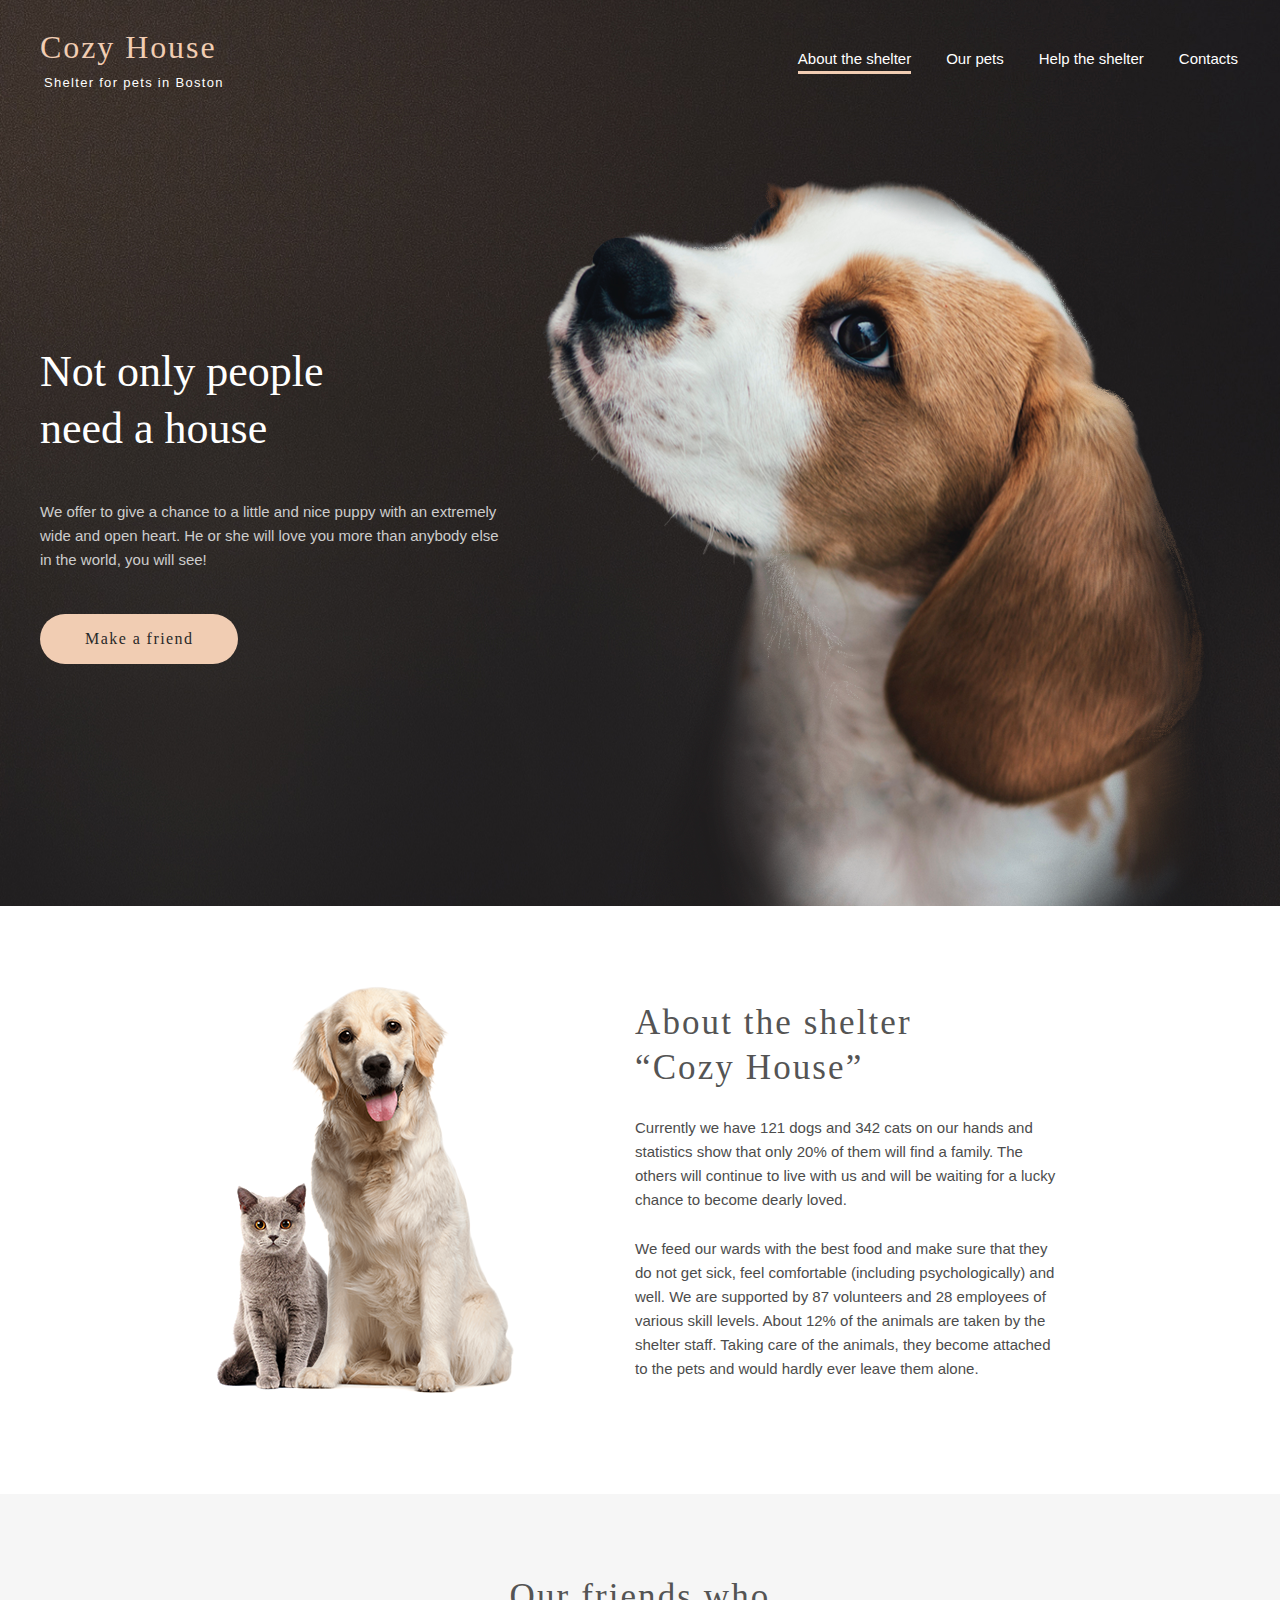
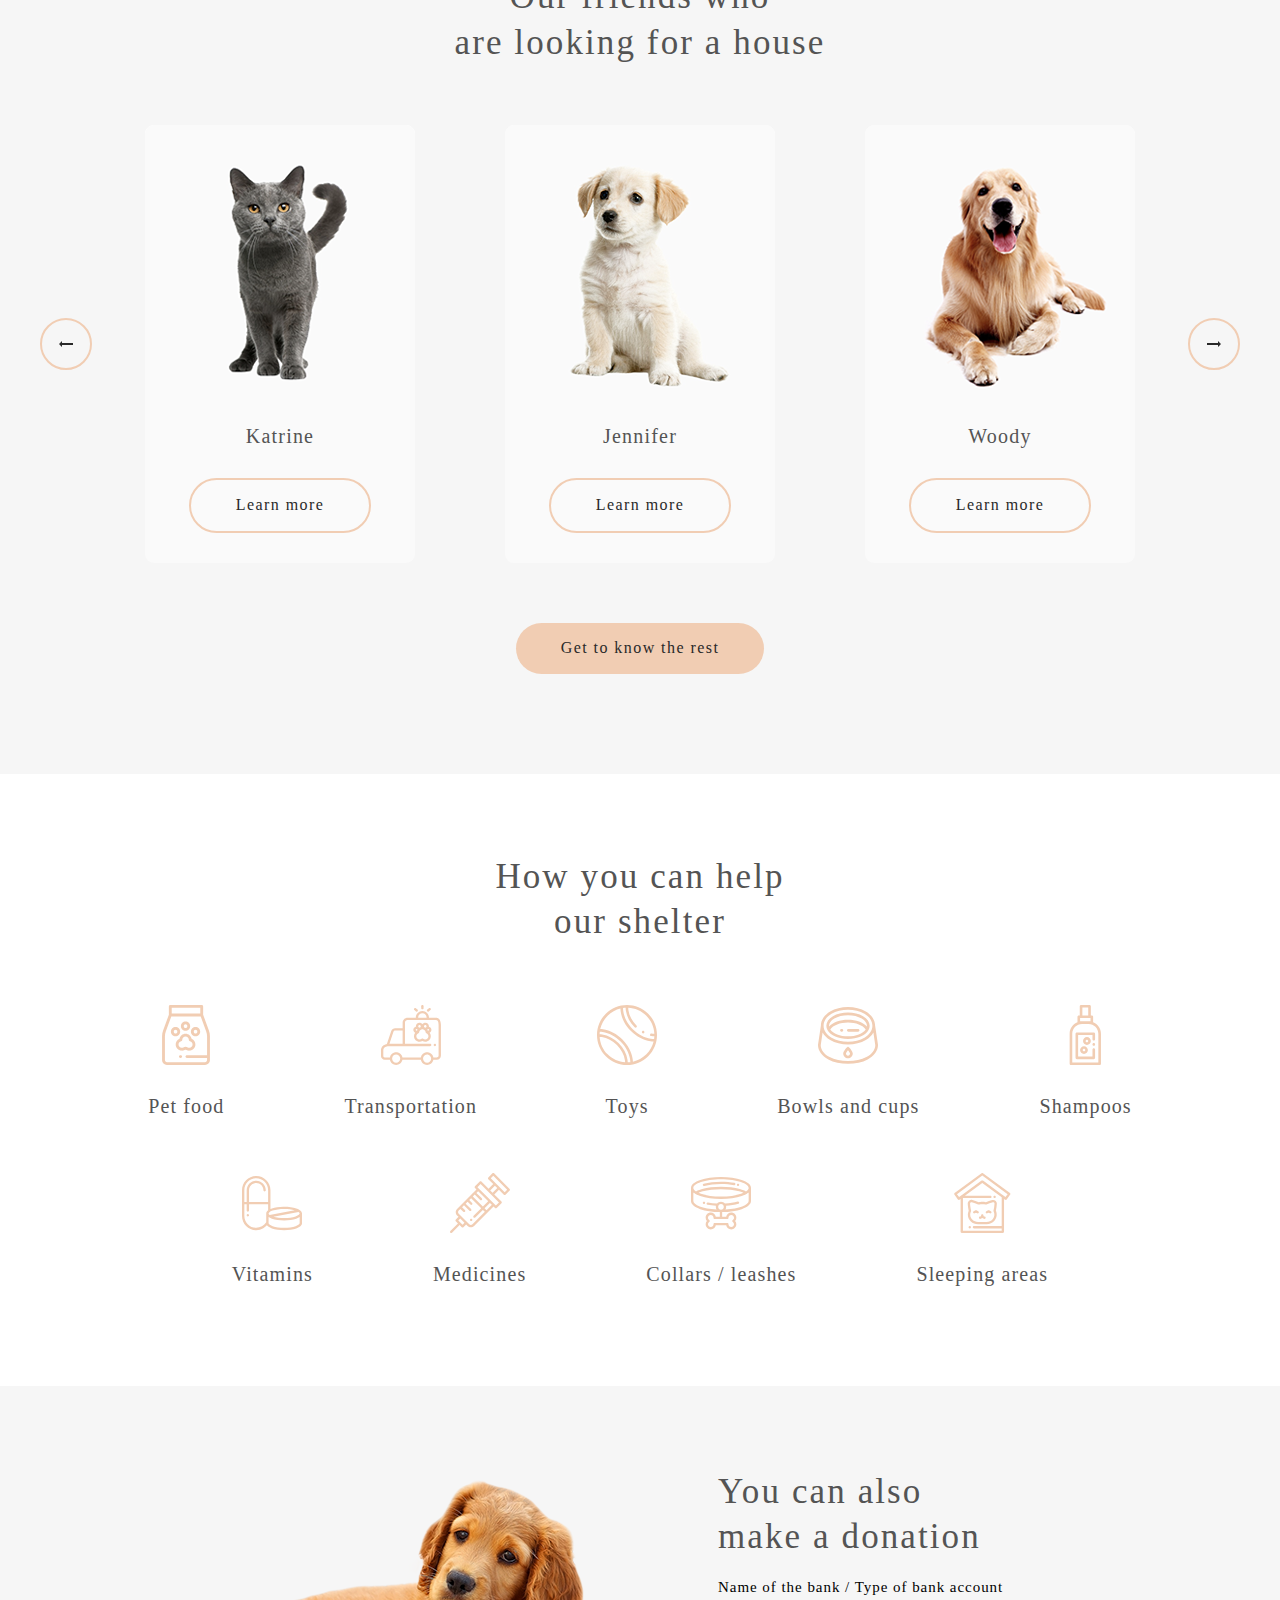
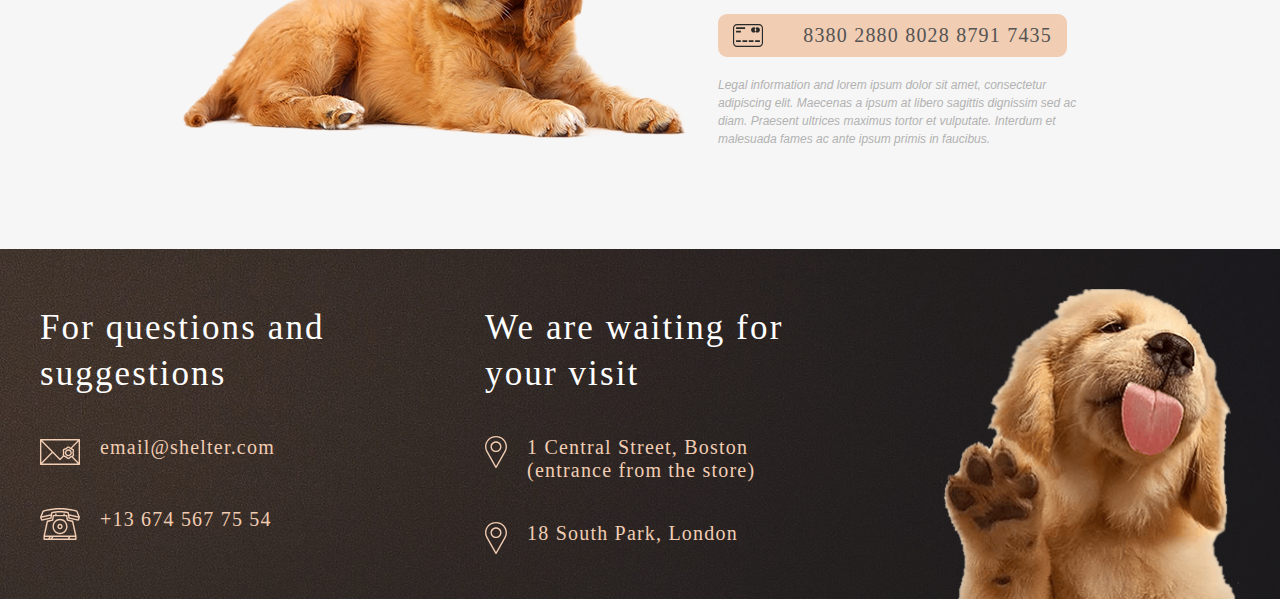
<file: index.html>
<!DOCTYPE html>
<html lang="en">
<head>
    <meta charset="UTF-8">
    <meta name="viewport" content="width=device-width, initial-scale=1.0">
    <link rel="icon" href="./image/favicon.ico" type="image/x-icon">
    <title>Shelter</title>
    <link rel="stylesheet" href="./css/reset.css">
    <link rel="stylesheet" href="./css/main.css">
</head>
<body>
    <main>
        <section class="start-screen">
            <div class="content">
                <header class="header">
                    <div class="logo">
                        <a href="#" class="logo__title logo__title_color-primary">Cozy House</a>
                        <p class="logo__subtitle logo__subtitle_light-xl">Shelter for pets in Boston</p>
                    </div>
                    <nav class="navbar">
                        <a href="./main.html" class="navbar__link navbar__link_light-xl navbar__link_active">About the shelter</a>
                        <a href="./pets.html" class="navbar__link navbar__link_light-xl ">Our pets</a>
                        <a href="#help" class="navbar__link navbar__link_light-xl">Help the shelter</a>
                        <a href="#contacts" class="navbar__link navbar__link_light-xl">Contacts</a>
                    </nav>
                </header>
            </div>
           
            <div class="content">
                <div class="start-screen__content">
                    <div class="start-screen__item">
                        <h1 class="header_2 header_2_color-light-xl start-screen__title">Not only people need a house</h1>
                        <p class="text start-screen__text">We offer to give a chance to a little and nice puppy 
                            with an extremely wide and open heart. He or she will love 
                            you more than anybody else in the world, you will see!</p>
                         <button onclick="location.href='#pets'" class="button button_color-primary">Make a friend</button>
                    </div> 
                    <figure class="start-screen__image image"><img src="./image/start-screen-puppy.png" alt="start screen puppy"></figure>    
                </div>                
            </div>     
        </section>
        <section class="about" id="about">
            <div class="content about__content">
                <figure class="about__image">
                    <img src="./image/about-pets.png" alt="">
                </figure>
                <div class="about__item">
                    <h2 class="title about__title">About the shelter “Cozy House”</h2>
                    <p class="text about__text">Currently we have 121 dogs and 342 cats on our hands and statistics
                        show that only 20% of them will find a family. The others will continue to live with us
                        and will be waiting for a lucky chance to become dearly loved.</p>
                    <p class="text about__text">We feed our wards with the best food and make sure that they do not get sick,
                        feel comfortable (including psychologically) and well. We are supported by
                        87 volunteers and 28 employees of various skill levels. About 12% of the animals
                        are taken by the shelter staff. Taking care of the animals,
                            they become attached to the pets and would hardly ever leave them alone.</p>
                </div>
            </div>
        </section>
    
        <section class="pets" id="pets">
            <div class="pets__content content">
                <h2 class="title pets__title">Our friends who<br>
                    are looking for a house</h2>
                <div class="slider pets__slider">
                    <button class="button slider__button"><svg width="14.000000" height="6.000000" viewBox="0 0 14 6" fill="none" xmlns="http://www.w3.org/2000/svg" xmlns:xlink="http://www.w3.org/1999/xlink">
                        <defs/>
                        <path id="arrow_left" d="M14 2L14 4L3 4L3 6L0 3L3 0L3 2L14 2Z" fill="#292929" fill-opacity="1.000000" fill-rule="nonzero"/>
                    </svg>
                    </button>
                    <div class="slider__cards">
                        <a href="#" div class="card">
                            <figure>
                                <img src="./image/pets-katrine.png" alt="Cat - British Shorthair">
                                <figcaption class="card__figcaption">Katrine</figcaption>
                            </figure>
                            <button class="button button_border_color-primary card__button">Learn more</button>
                        </a>                        
                        <a href="#" class="card">
                            <figure>
                                <img src="./image/pets-jennifer.png" alt="Dog - Labrador">
                                <figcaption class="card__figcaption">Jennifer</figcaption>
                            </figure>
                            <button class="card__button button button_border_color-primary">Learn more</button>
                        </a>
                        <a href="#" class="card">
                            <figure>
                                <img src="./image/pets-woody.png" alt="Dog - Golden Retriever">
                                <figcaption class="card__figcaption">Woody</figcaption>
                            </figure>
                            <button class="card__button button button_border_color-primary">Learn more</button>
                        </a>
                    </div>                
                    <button class="button slider__button"><svg width="14.000000" height="6.000000" viewBox="0 0 14 6" fill="none" xmlns="http://www.w3.org/2000/svg" xmlns:xlink="http://www.w3.org/1999/xlink">
                        <defs/>
                        <path id="arrow_right" d="M0 4L0 2L11 2L11 0L14 3L11 6L11 4L0 4Z" fill="#292929" fill-opacity="1.000000" fill-rule="nonzero"/>
                    </svg>
                    </button>
                </div>
                <button class="button button_color-primary" onclick="location.href='./pets.html'">Get to know the rest</button>
            </div>
        </section>
    
        <section class="help" id="help">
            <div class="help__content content">
                <h2 class="title help__title">How you can help<br>
                    our shelter</h2>
                <div class="list">
                    <figure class="list__image">
                        <img src="./image/icon-pet-food.svg" alt="icon pet food">
                        <figcaption class="figcaption list__figcaption">Pet food</figcaption>
                    </figure>
                    <figure class="list__image">
                        <img src="./image/icon-transportation.svg" alt="icon transportation">
                        <figcaption class="figcaption  list__figcaption">Transportation</figcaption>
                    </figure>
                    <figure class="list__image">
                        <img src="./image/icon-toys.svg" alt="icon toys">
                        <figcaption class="figcaption  list__figcaption">Toys</figcaption>
                    </figure>
                    <figure class="list__image">
                        <img src="./image/icon-bowls-and-cups.svg" alt="icon bowls and cups">
                        <figcaption class="figcaption  list__figcaption">Bowls and cups</figcaption>
                    </figure>
                    <figure class="list__image">
                        <img src="./image/icon-shampoos.svg" alt="Icon shampoos">
                        <figcaption class="figcaption  list__figcaption">Shampoos</figcaption>
                    </figure>
                    <figure class="list__image">
                        <img src="./image/icon-vitamins.svg" alt="Icon vitamins">
                        <figcaption class="figcaption  list__figcaption">Vitamins</figcaption>
                    </figure>
                    <figure class="list__image">
                        <img src="./image/icon-medicines.svg" alt="Icon medicines">
                        <figcaption class="figcaption  list__figcaption">Medicines</figcaption>
                    </figure>
                    <figure class="list__image">
                        <img src="./image/Collars/icon-collars-leashes.svg" alt="Icon collars and leashes">
                        <figcaption class="figcaption  list__figcaption">Collars / leashes</figcaption>
                    </figure>
                    <figure class="list__image">
                        <img src="./image/icon-sleeping-area.svg" alt="Icon sleeping area">
                        <figcaption class="figcaption  list__figcaption">Sleeping areas</figcaption>
                    </figure>              
                </div>
            </div>
        </section>
        <section class="donation" id="donation">
            <div class="donation-content content">
                <img class="image donation__image" src="./image/donation-dog.png" alt="red puppy">
                <div>
                    <h2 class="title donation__title">You can also <br> make a donation</h2>
                    <p class="text donation__text">Name of the bank / Type of bank account</p>
                    <div class="bank-card">
                        <svg class="bank-card__icon" width="30.000000" height="23.000000" viewBox="0 0 30 23" fill="none" xmlns="http://www.w3.org/2000/svg" xmlns:xlink="http://www.w3.org/1999/xlink">
                            <defs/>
                            <path id="credit-card" d="M25.98 23L4.01 23C1.8 23 0 21.2 0 19L0 4C0 1.79 1.8 0 4.01 0L25.98 0C28.19 0 30 1.79 30 4L30 19C30 21.2 28.19 23 25.98 23ZM4.01 1.14C2.43 1.14 1.14 2.42 1.14 4L1.14 19C1.14 20.57 2.43 21.85 4.01 21.85L25.98 21.85C27.56 21.85 28.85 20.57 28.85 19L28.85 4C28.85 2.42 27.56 1.14 25.98 1.14L4.01 1.14ZM20.7 3.35C22.13 3.35 23.29 4.51 23.29 5.94C23.29 7.36 22.13 8.52 20.7 8.52C19.27 8.52 18.1 7.36 18.1 5.94C18.1 4.51 19.27 3.35 20.7 3.35ZM24.32 3.35C25.75 3.35 26.91 4.51 26.91 5.94C26.91 7.36 25.75 8.52 24.32 8.52C22.88 8.52 21.72 7.36 21.72 5.94C21.72 4.51 22.88 3.35 24.32 3.35ZM3.08 16.33L7.86 16.33L7.86 18.04L3.08 18.04L3.08 16.33ZM9.43 16.33L14.21 16.33L14.21 18.04L9.43 18.04L9.43 16.33ZM15.78 16.33L20.56 16.33L20.56 18.04L15.78 18.04L15.78 16.33ZM22.13 16.33L26.91 16.33L26.91 18.04L22.13 18.04L22.13 16.33ZM3.08 3.36L12.12 3.36L12.12 5.07L3.08 5.07L3.08 3.36ZM3.08 6.76L7.86 6.76L7.86 8.47L3.08 8.47L3.08 6.76Z" fill="#292929" fill-opacity="1.000000" fill-rule="evenodd"/>
                        </svg>
                        <a href="#"  class="bank-card__number">8380 2880 8028 8791 7435</a>
                    </div>
                    <p class="text donation__text donation__text_italian">Legal information and lorem ipsum dolor sit amet, consectetur 
                        adipiscing elit. Maecenas a ipsum at libero sagittis dignissim sed ac 
                        diam. Praesent ultrices maximus tortor et vulputate. Interdum et malesuada
                         fames ac ante ipsum primis in faucibus.</p>
                </div>
            </div>
    
        </section>
        <footer class="footer" id="contacts">
            <div class="footer__content content">
                <div class="footer__item contact">
                    <h2 class="title footer__title">For questions and suggestions</h2>
                    <div class="email item">
                        <img src="./image/icon-email.svg" alt="icon email">
                        <a href="mailto:" class="item__text">email@shelter.com</a>
                    </div>
                    <div class="phone item">
                        <img src="./image/icon-phone.svg" alt="icon phone">
                        <a href="tel:+136745677554"  class="item__text">+13 674 567 75 54</a>
                    </div>
                </div>
                <div class="footer__item location">
                    <h2 class="title footer__title">We are waiting for your visit</h2>
                    <div class="adress item">
                        <img src="./image/icon-marker.svg" alt="icon location">
                        <a href="https://www.google.com/maps/search/1+Central+Street,+Boston/@42.3579938,-71.0601109,16z/data=!3m1!4b1?authuser=0&entry=ttu&g_ep=EgoyMDI0MTAwMi4xIKXMDSoASAFQAw%3D%3D" class="item__text">1 Central Street, Boston (entrance from the store)</a>
                    </div>
                    <div class="adress item">
                        <img src="./image/icon-marker.svg" alt="icon location">
                        <a href="https://www.google.com/maps/search/18+South+Park,+London+/@51.4886886,-0.2726249,11z/data=!3m1!4b1?authuser=0&entry=ttu&g_ep=EgoyMDI0MTAwMi4xIKXMDSoASAFQAw%3D%3D" class="item__text">18 South Park, London </a>
                    </div>
                </div>
                <img src="./image/footer-puppy.png" class="image" alt="Golden puppy licks the screen">
            </div>
        </footer>
    </main>
</body>
</html>
</file>
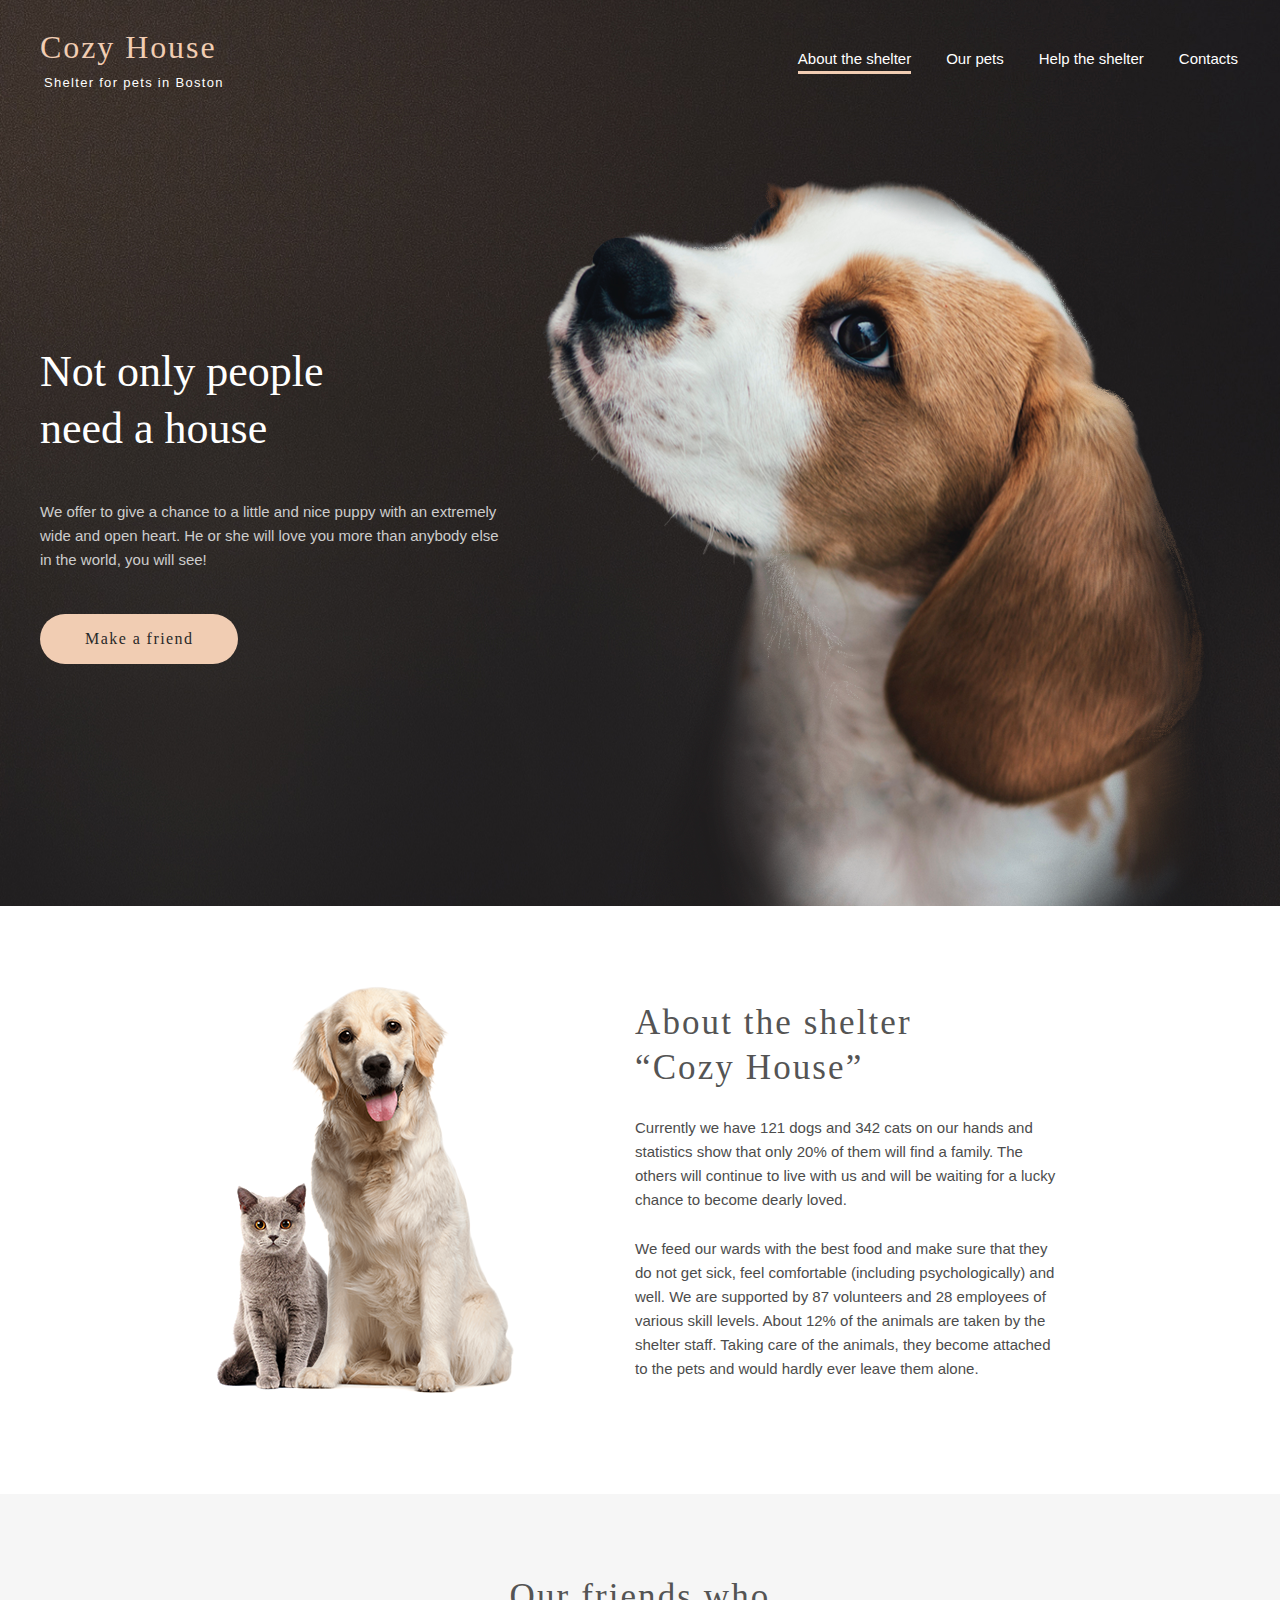
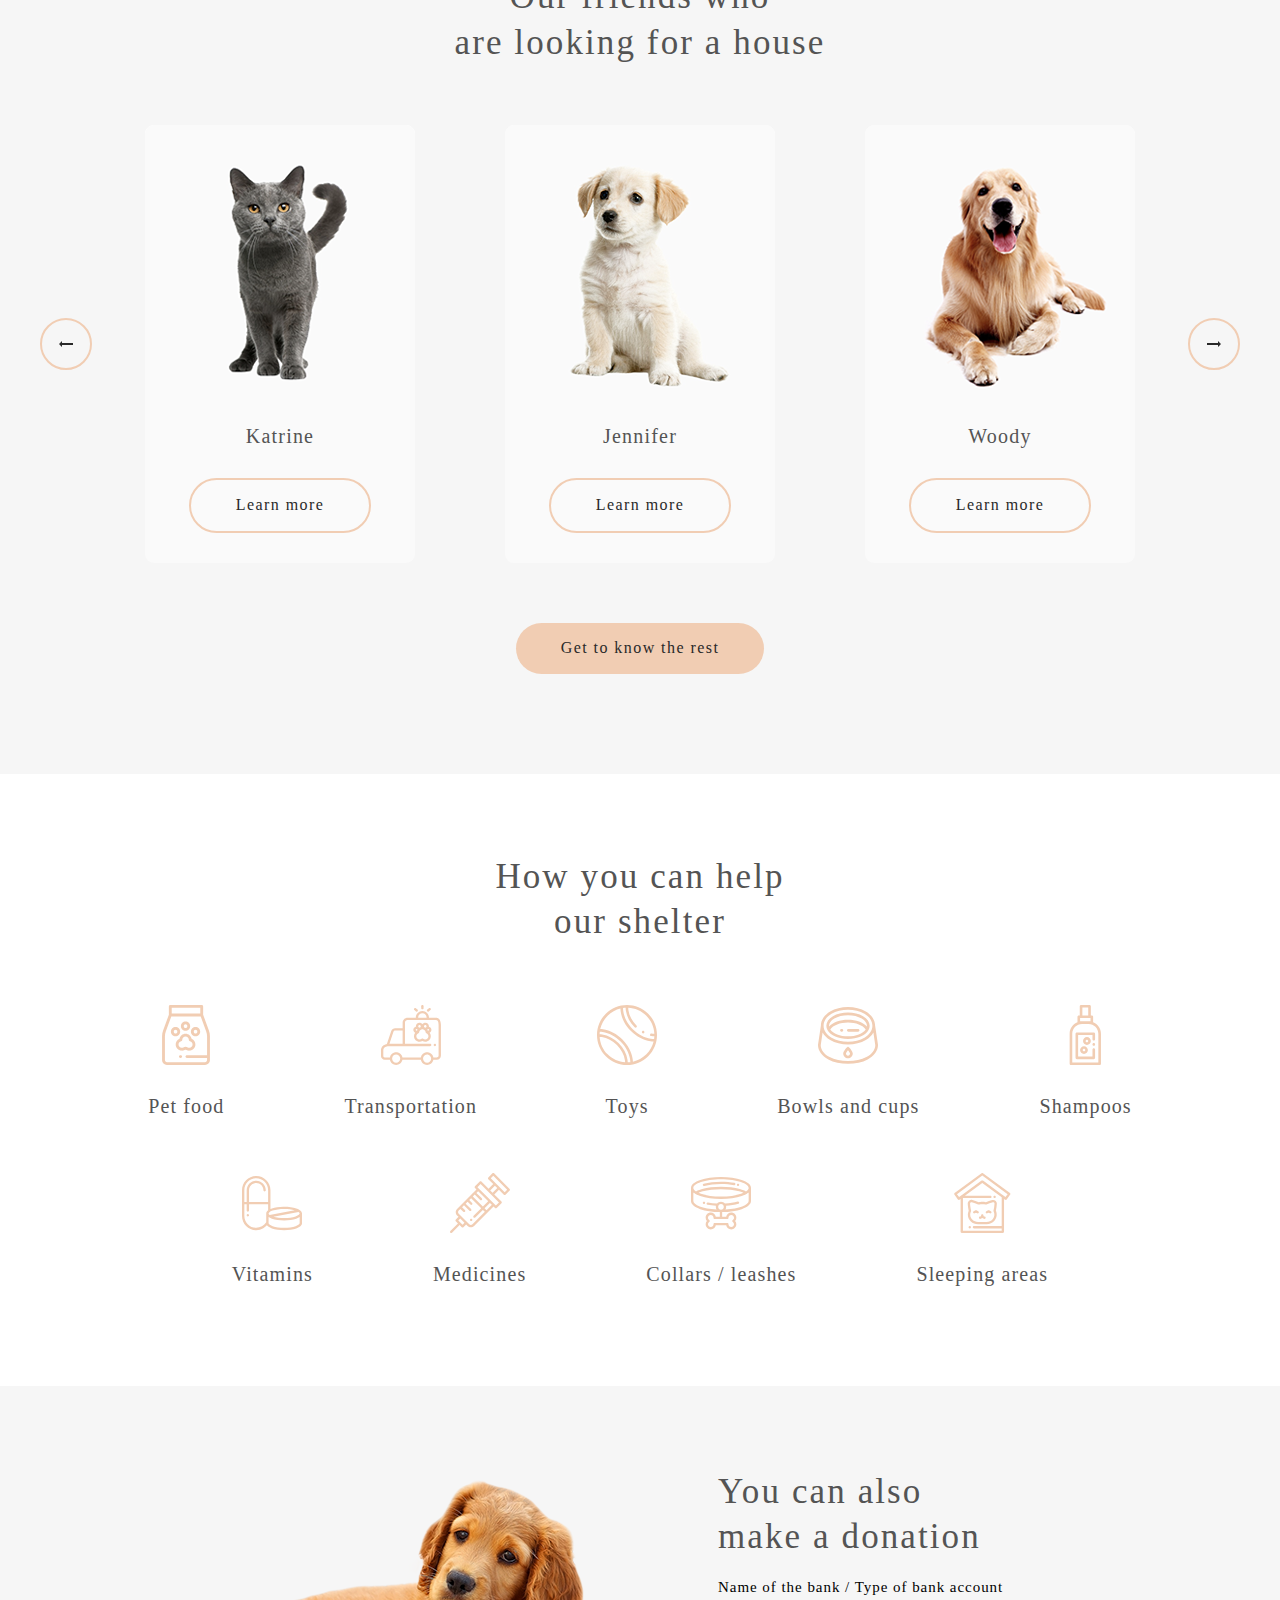
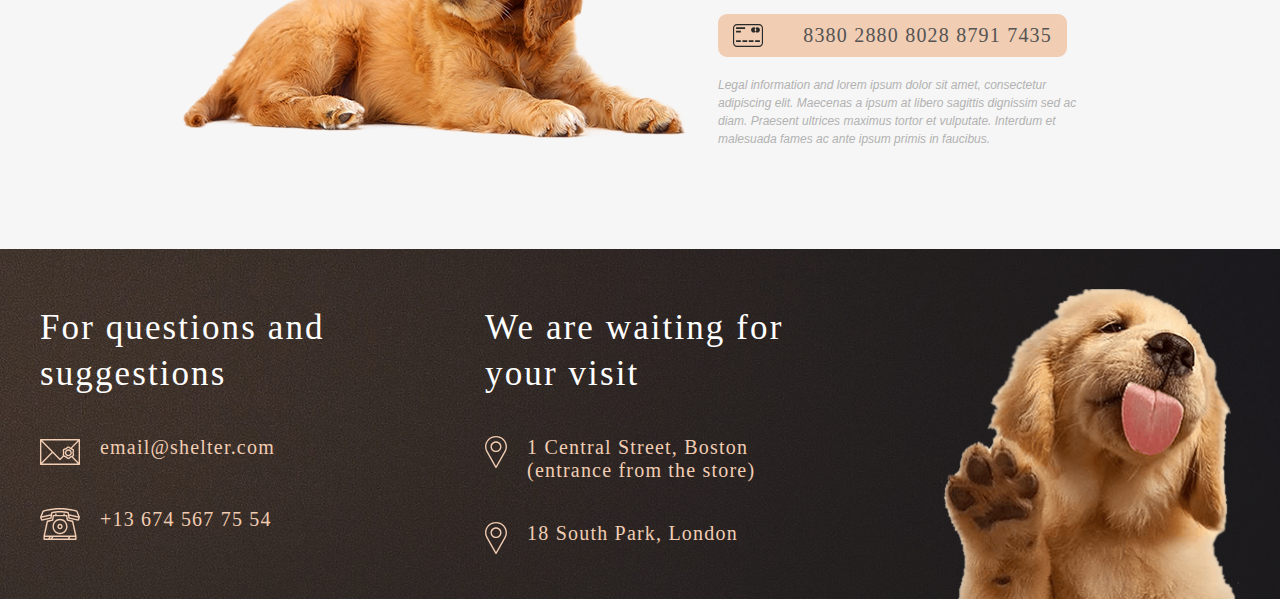
<file: main.html>
<!DOCTYPE html>
<html lang="en">
<head>
    <meta charset="UTF-8">
    <meta name="viewport" content="width=device-width, initial-scale=1.0">
    <link rel="icon" href="./image/favicon.ico" type="image/x-icon">
    <title>Shelter</title>
    <link rel="stylesheet" href="./css/reset.css">
    <link rel="stylesheet" href="./css/main.css">
</head>
<body>
    <main>
        <section class="start-screen">
            <div class="content">
                <header class="header">
                    <div class="logo">
                        <a href="#" class="logo__title logo__title_color-primary">Cozy House</a>
                        <p class="logo__subtitle logo__subtitle_light-xl">Shelter for pets in Boston</p>
                    </div>
                    <nav class="navbar">
                        <a href="./main.html" class="navbar__link navbar__link_light-xl navbar__link_active">About the shelter</a>
                        <a href="./pets.html" class="navbar__link navbar__link_light-xl ">Our pets</a>
                        <a href="#help" class="navbar__link navbar__link_light-xl">Help the shelter</a>
                        <a href="#contacts" class="navbar__link navbar__link_light-xl">Contacts</a>
                    </nav>
                </header>
            </div>
           
            <div class="content">
                <div class="start-screen__content">
                    <div class="start-screen__item">
                        <h1 class="header_2 header_2_color-light-xl start-screen__title">Not only people need a house</h1>
                        <p class="text start-screen__text">We offer to give a chance to a little and nice puppy 
                            with an extremely wide and open heart. He or she will love 
                            you more than anybody else in the world, you will see!</p>
                         <button onclick="location.href='#pets'" class="button button_color-primary">Make a friend</button>
                    </div> 
                    <figure class="start-screen__image image"><img src="./image/start-screen-puppy.png" alt="start screen puppy"></figure>    
                </div>                
            </div>     
        </section>
        <section class="about" id="about">
            <div class="content about__content">
                <figure class="about__image">
                    <img src="./image/about-pets.png" alt="">
                </figure>
                <div class="about__item">
                    <h2 class="title about__title">About the shelter “Cozy House”</h2>
                    <p class="text about__text">Currently we have 121 dogs and 342 cats on our hands and statistics
                        show that only 20% of them will find a family. The others will continue to live with us
                        and will be waiting for a lucky chance to become dearly loved.</p>
                    <p class="text about__text">We feed our wards with the best food and make sure that they do not get sick,
                        feel comfortable (including psychologically) and well. We are supported by
                        87 volunteers and 28 employees of various skill levels. About 12% of the animals
                        are taken by the shelter staff. Taking care of the animals,
                            they become attached to the pets and would hardly ever leave them alone.</p>
                </div>
            </div>
        </section>
    
        <section class="pets" id="pets">
            <div class="pets__content content">
                <h2 class="title pets__title">Our friends who<br>
                    are looking for a house</h2>
                <div class="slider pets__slider">
                    <button class="button slider__button"><svg width="14.000000" height="6.000000" viewBox="0 0 14 6" fill="none" xmlns="http://www.w3.org/2000/svg" xmlns:xlink="http://www.w3.org/1999/xlink">
                        <defs/>
                        <path id="arrow_left" d="M14 2L14 4L3 4L3 6L0 3L3 0L3 2L14 2Z" fill="#292929" fill-opacity="1.000000" fill-rule="nonzero"/>
                    </svg>
                    </button>
                    <div class="slider__cards">
                        <a href="#" div class="card">
                            <figure>
                                <img src="./image/pets-katrine.png" alt="Cat - British Shorthair">
                                <figcaption class="card__figcaption">Katrine</figcaption>
                            </figure>
                            <button class="button button_border_color-primary card__button">Learn more</button>
                        </a>                        
                        <a href="#" class="card">
                            <figure>
                                <img src="./image/pets-jennifer.png" alt="Dog - Labrador">
                                <figcaption class="card__figcaption">Jennifer</figcaption>
                            </figure>
                            <button class="card__button button button_border_color-primary">Learn more</button>
                        </a>
                        <a href="#" class="card">
                            <figure>
                                <img src="./image/pets-woody.png" alt="Dog - Golden Retriever">
                                <figcaption class="card__figcaption">Woody</figcaption>
                            </figure>
                            <button class="card__button button button_border_color-primary">Learn more</button>
                        </a>
                    </div>                
                    <button class="button slider__button"><svg width="14.000000" height="6.000000" viewBox="0 0 14 6" fill="none" xmlns="http://www.w3.org/2000/svg" xmlns:xlink="http://www.w3.org/1999/xlink">
                        <defs/>
                        <path id="arrow_right" d="M0 4L0 2L11 2L11 0L14 3L11 6L11 4L0 4Z" fill="#292929" fill-opacity="1.000000" fill-rule="nonzero"/>
                    </svg>
                    </button>
                </div>
                <button class="button button_color-primary" onclick="location.href='./pets.html'">Get to know the rest</button>
            </div>
        </section>
    
        <section class="help" id="help">
            <div class="help__content content">
                <h2 class="title help__title">How you can help<br>
                    our shelter</h2>
                <div class="list">
                    <figure class="list__image">
                        <img src="./image/icon-pet-food.svg" alt="icon pet food">
                        <figcaption class="figcaption list__figcaption">Pet food</figcaption>
                    </figure>
                    <figure class="list__image">
                        <img src="./image/icon-transportation.svg" alt="icon transportation">
                        <figcaption class="figcaption  list__figcaption">Transportation</figcaption>
                    </figure>
                    <figure class="list__image">
                        <img src="./image/icon-toys.svg" alt="icon toys">
                        <figcaption class="figcaption  list__figcaption">Toys</figcaption>
                    </figure>
                    <figure class="list__image">
                        <img src="./image/icon-bowls-and-cups.svg" alt="icon bowls and cups">
                        <figcaption class="figcaption  list__figcaption">Bowls and cups</figcaption>
                    </figure>
                    <figure class="list__image">
                        <img src="./image/icon-shampoos.svg" alt="Icon shampoos">
                        <figcaption class="figcaption  list__figcaption">Shampoos</figcaption>
                    </figure>
                    <figure class="list__image">
                        <img src="./image/icon-vitamins.svg" alt="Icon vitamins">
                        <figcaption class="figcaption  list__figcaption">Vitamins</figcaption>
                    </figure>
                    <figure class="list__image">
                        <img src="./image/icon-medicines.svg" alt="Icon medicines">
                        <figcaption class="figcaption  list__figcaption">Medicines</figcaption>
                    </figure>
                    <figure class="list__image">
                        <img src="./image/Collars/icon-collars-leashes.svg" alt="Icon collars and leashes">
                        <figcaption class="figcaption  list__figcaption">Collars / leashes</figcaption>
                    </figure>
                    <figure class="list__image">
                        <img src="./image/icon-sleeping-area.svg" alt="Icon sleeping area">
                        <figcaption class="figcaption  list__figcaption">Sleeping areas</figcaption>
                    </figure>              
                </div>
            </div>
        </section>
        <section class="donation" id="donation">
            <div class="donation-content content">
                <img class="image donation__image" src="./image/donation-dog.png" alt="red puppy">
                <div>
                    <h2 class="title donation__title">You can also <br> make a donation</h2>
                    <p class="text donation__text">Name of the bank / Type of bank account</p>
                    <div class="bank-card">
                        <svg class="bank-card__icon" width="30.000000" height="23.000000" viewBox="0 0 30 23" fill="none" xmlns="http://www.w3.org/2000/svg" xmlns:xlink="http://www.w3.org/1999/xlink">
                            <defs/>
                            <path id="credit-card" d="M25.98 23L4.01 23C1.8 23 0 21.2 0 19L0 4C0 1.79 1.8 0 4.01 0L25.98 0C28.19 0 30 1.79 30 4L30 19C30 21.2 28.19 23 25.98 23ZM4.01 1.14C2.43 1.14 1.14 2.42 1.14 4L1.14 19C1.14 20.57 2.43 21.85 4.01 21.85L25.98 21.85C27.56 21.85 28.85 20.57 28.85 19L28.85 4C28.85 2.42 27.56 1.14 25.98 1.14L4.01 1.14ZM20.7 3.35C22.13 3.35 23.29 4.51 23.29 5.94C23.29 7.36 22.13 8.52 20.7 8.52C19.27 8.52 18.1 7.36 18.1 5.94C18.1 4.51 19.27 3.35 20.7 3.35ZM24.32 3.35C25.75 3.35 26.91 4.51 26.91 5.94C26.91 7.36 25.75 8.52 24.32 8.52C22.88 8.52 21.72 7.36 21.72 5.94C21.72 4.51 22.88 3.35 24.32 3.35ZM3.08 16.33L7.86 16.33L7.86 18.04L3.08 18.04L3.08 16.33ZM9.43 16.33L14.21 16.33L14.21 18.04L9.43 18.04L9.43 16.33ZM15.78 16.33L20.56 16.33L20.56 18.04L15.78 18.04L15.78 16.33ZM22.13 16.33L26.91 16.33L26.91 18.04L22.13 18.04L22.13 16.33ZM3.08 3.36L12.12 3.36L12.12 5.07L3.08 5.07L3.08 3.36ZM3.08 6.76L7.86 6.76L7.86 8.47L3.08 8.47L3.08 6.76Z" fill="#292929" fill-opacity="1.000000" fill-rule="evenodd"/>
                        </svg>
                        <a href="#"  class="bank-card__number">8380 2880 8028 8791 7435</a>
                    </div>
                    <p class="text donation__text donation__text_italian">Legal information and lorem ipsum dolor sit amet, consectetur 
                        adipiscing elit. Maecenas a ipsum at libero sagittis dignissim sed ac 
                        diam. Praesent ultrices maximus tortor et vulputate. Interdum et malesuada
                         fames ac ante ipsum primis in faucibus.</p>
                </div>
            </div>
    
        </section>
        <footer class="footer" id="contacts">
            <div class="footer__content content">
                <div class="footer__item contact">
                    <h2 class="title footer__title">For questions and suggestions</h2>
                    <div class="email item">
                        <img src="./image/icon-email.svg" alt="icon email">
                        <a href="mailto:" class="item__text">email@shelter.com</a>
                    </div>
                    <div class="phone item">
                        <img src="./image/icon-phone.svg" alt="icon phone">
                        <a href="tel:+136745677554"  class="item__text">+13 674 567 75 54</a>
                    </div>
                </div>
                <div class="footer__item location">
                    <h2 class="title footer__title">We are waiting for your visit</h2>
                    <div class="adress item">
                        <img src="./image/icon-marker.svg" alt="icon location">
                        <a href="https://www.google.com/maps/search/1+Central+Street,+Boston/@42.3579938,-71.0601109,16z/data=!3m1!4b1?authuser=0&entry=ttu&g_ep=EgoyMDI0MTAwMi4xIKXMDSoASAFQAw%3D%3D" class="item__text">1 Central Street, Boston (entrance from the store)</a>
                    </div>
                    <div class="adress item">
                        <img src="./image/icon-marker.svg" alt="icon location">
                        <a href="https://www.google.com/maps/search/18+South+Park,+London+/@51.4886886,-0.2726249,11z/data=!3m1!4b1?authuser=0&entry=ttu&g_ep=EgoyMDI0MTAwMi4xIKXMDSoASAFQAw%3D%3D" class="item__text">18 South Park, London </a>
                    </div>
                </div>
                <img src="./image/footer-puppy.png" class="image" alt="Golden puppy licks the screen">
            </div>
        </footer>
    </main>
</body>
</html>
</file>
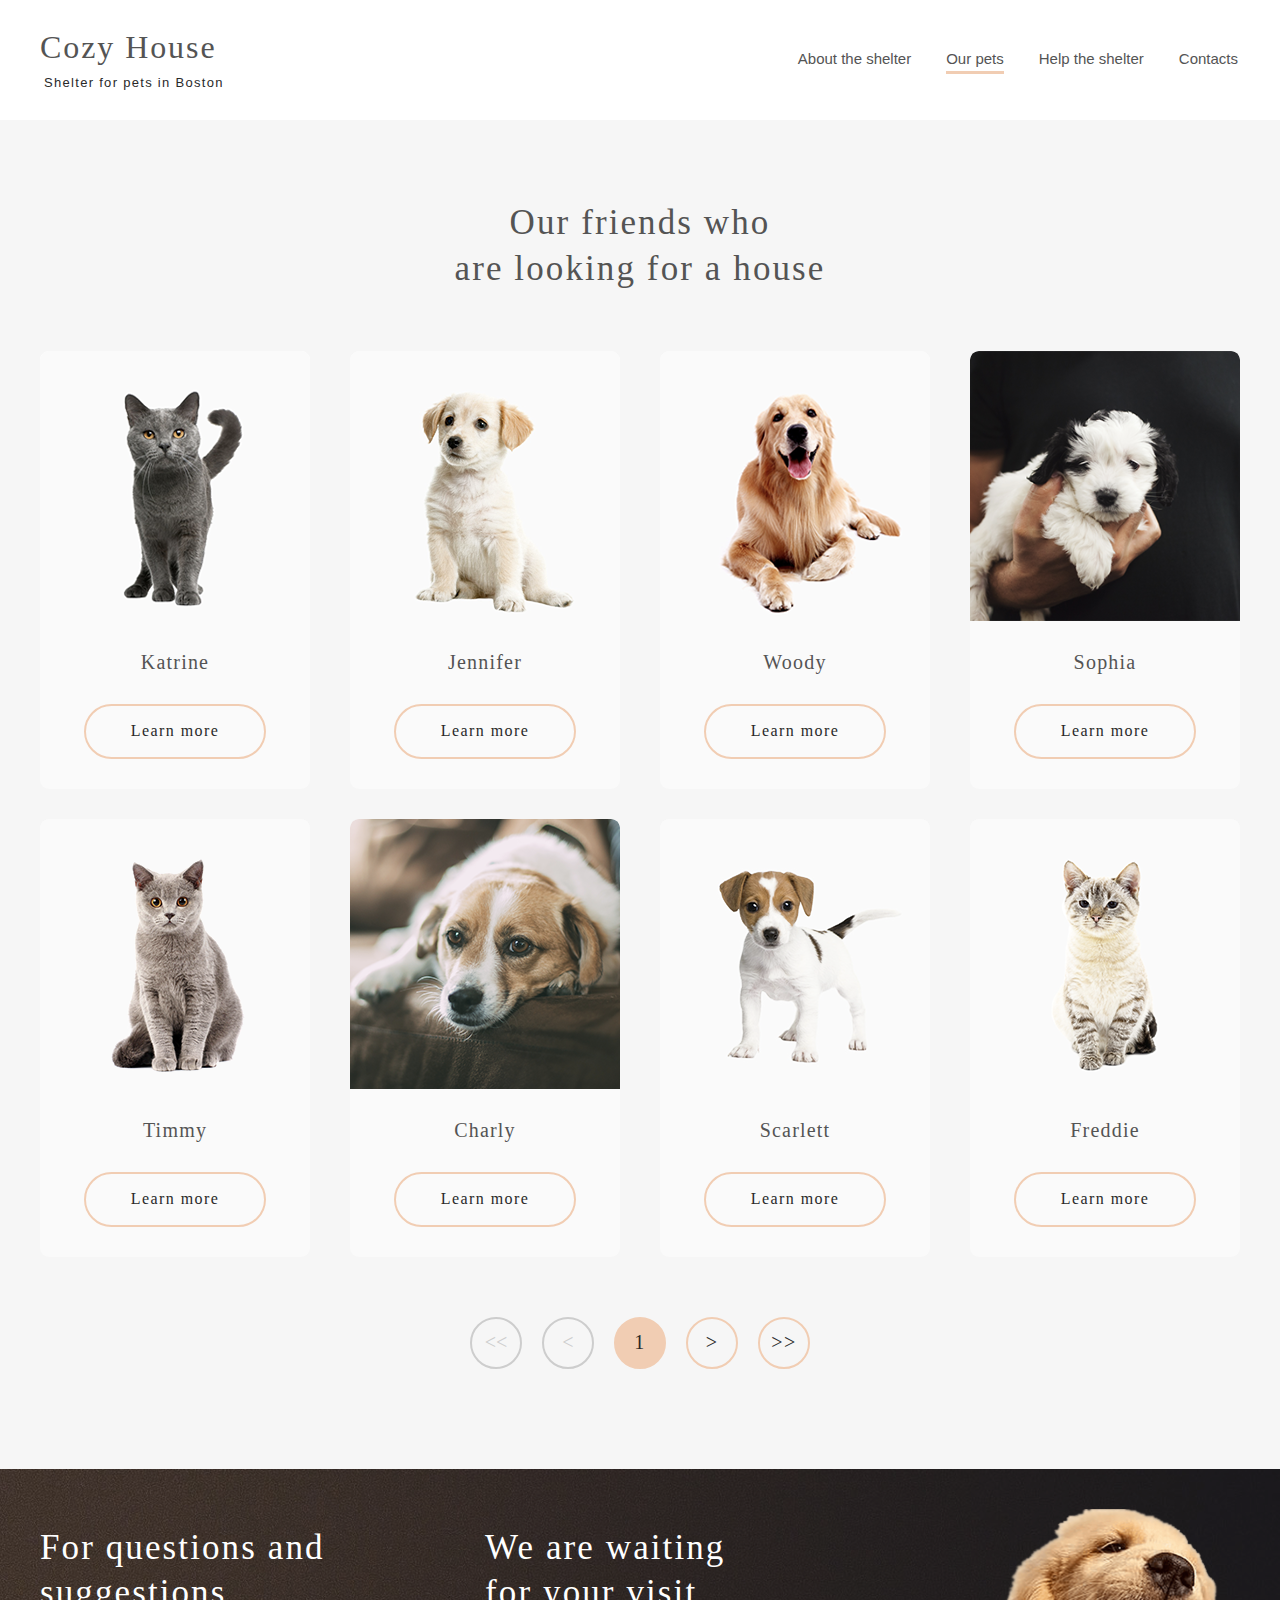
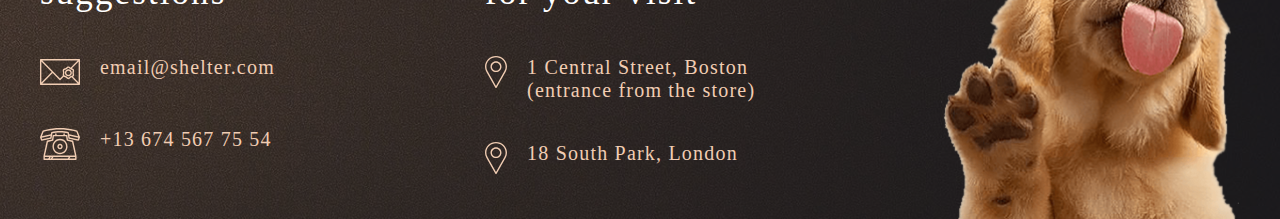
<file: pets.html>
<!DOCTYPE html>
<html lang="en">
<head>
    <meta charset="UTF-8">
    <meta name="viewport" content="width=device-width, initial-scale=1.0">
    <title>Pets</title>
    <link rel="stylesheet" href="./css/reset.css">
    <link rel="stylesheet" href="./css/main.css">
</head>
<body>
    <main>
        <div class="header-container content">
            <header class="header">
                <div class="logo">
                    <p class="logo__title logo__title_dark-l">Cozy House</p>
                    <p class="logo__subtitle logo__subtitle_dark-3xl">Shelter for pets in Boston</p>
                </div>
                <nav class="navbar">
                    <a href="./main.html" class="navbar__link navbar__link_dark-l">About the shelter</a>
                    <a href="./pets.html" class="navbar__link navbar__link_dark-l navbar__link_active">Our pets</a>
                    <a href="./main.html#help" class="navbar__link navbar__link_dark-l">Help the shelter</a>
                    <a href="#contacts" class="navbar__link navbar__link_dark-l">Contacts</a>
                </nav>
            </header>
        </div>
        <section class="pets">
            <div class="pets__content  content">
                <h1 class="title pets__title">Our friends who<br>
                    are looking for a house</h1>
                <div class="cards-container">
                    <a href="#" class="card">
                        <figure>
                            <img src="./image/pets-katrine.png" alt="Cat - British Shorthair">
                            <figcaption class="card__figcaption">Katrine</figcaption>
                        </figure>
                        <button class="button button_border_color-primary card__button">Learn more</button>
                    </a>
                    <a href="#" class="card">
                        <figure>
                            <img src="./image/pets-jennifer.png" alt="Dog - Labrador">
                            <figcaption class="card__figcaption">Jennifer</figcaption>
                        </figure>
                        <button class="button button_border_color-primary card__button">Learn more</button>
                    </a>
                    <a href="#" class="card">
                        <figure>
                            <img src="./image/pets-woody.png" alt="Dog - Golden Retriever">
                            <figcaption class="card__figcaption">Woody</figcaption>
                        </figure>
                        <button class="button button_border_color-primary card__button">Learn more</button>
                    </a>
                    <a href="#" class="card">
                        <figure>
                            <img src="./image/pets-sophia.png" alt="Dog - Shih tzu">
                            <figcaption class="card__figcaption">Sophia</figcaption>
                        </figure>
                        <button class="button button_border_color-primary card__button">Learn more</button>
                    </a>
                    <a href="#" class="card">
                        <figure>
                            <img src="./image/pets-timmy.png" alt="Cat - British Shorthair">
                            <figcaption class="card__figcaption">Timmy</figcaption>
                        </figure>
                        <button class="button button_border_color-primary card__button">Learn more</button>
                    </a>
                    <a href="#" class="card">
                        <figure>
                            <img src="./image/pets-charly.png" alt="Dog - Jack Russell Terrier ">
                            <figcaption class="card__figcaption">Charly</figcaption>
                        </figure>
                        <button class="button button_border_color-primary card__button">Learn more</button>
                    </a>
                    <a href="#" class="card">
                        <figure>
                            <img src="./image/pets-scarlet.png" alt="Dog - Jack Russell Terrier ">
                            <figcaption class="card__figcaption">Scarlett</figcaption>
                        </figure>
                        <button class="button button_border_color-primary card__button">Learn more</button>
                    </a>
                    <a href="#" class="card">
                        <figure>
                            <img src="./image/pets-freddie.png" alt="Cat - British Shorthair">
                            <figcaption class="card__figcaption">Freddie</figcaption>
                        </figure>
                        <button class="button button_border_color-primary card__button">Learn more</button>
                    </a>
                </div>
                <div class="navigation">
                    <button class="slider__button slider__button_inactive">
                        &lt;&lt;
                    </button>
                    <button class="slider__button slider__button_inactive">
                        &lt;
                    </button>
                    <button class="slider__button button slider__button_active button_color-primary">
                        1
                    </button>
                    <button class="slider__button button">
                        &gt;
                    </button>
                    <button class="slider__button button">
                        &gt;&gt;
                    </button>
                </div>
            </div>
        </section>
        <footer class="footer" id="contacts">
            <div class="footer__content  content">
                <div class="footer__item contact">
                    <h2 class="title footer__title">For questions and suggestions</h2>
                    <div class="email item">
                        <img src="./image/icon-email.svg" alt="icon email">
                        <a href="mailto:" class="item__text">email@shelter.com</a>
                    </div>
                    <div class="phone item">
                        <img src="./image/icon-phone.svg" alt="icon phone">
                        <a href="tel:+136745677554"  class="item__text">+13 674 567 75 54</a>
                    </div>
                </div>
                <div class="footer__item location">
                    <h2 class="title footer__title">We are waiting<br> for your visit</h2>
                    <div class="adress item">
                        <img src="./image/icon-marker.svg" alt="icon location">
                        <a href="https://www.google.com/maps/search/1+Central+Street,+Boston/@42.3579938,-71.0601109,16z/data=!3m1!4b1?authuser=0&entry=ttu&g_ep=EgoyMDI0MTAwMi4xIKXMDSoASAFQAw%3D%3D" class="item__text">1 Central Street, Boston (entrance from the store)</a>
                    </div>
                    <div class="adress item">
                        <img src="./image/icon-marker.svg" alt="icon location">
                        <a href="https://www.google.com/maps/search/18+South+Park,+London+/@51.4886886,-0.2726249,11z/data=!3m1!4b1?authuser=0&entry=ttu&g_ep=EgoyMDI0MTAwMi4xIKXMDSoASAFQAw%3D%3D" class="item__text">18 South Park, London </a>
                    </div>
                </div>
                <img src="./image/footer-puppy.png" class="image" alt="Golden puppy licks the screen">
            </div>
        </footer>
    </main>
</body>
</html>
</file>
<file: css/main.css>
:root {
    --color-light-xl: #FFFFFF;
    --color-light-l: #F6F6F6;
    --color-light-s: #FAFAFA;
    --color-dark-s: #CDCDCD;
    --color-dark-m: #B2B2B2;
    --color-dark-l: #545454;
    --color-dark-xl: #4C4C4C;
    --color-dark-2xl: #444444;
    --color-dark-3xl: #292929;
    --color-primary: rgb(241, 205, 179);
    --color-primary-light: #FDDCC4;
}

.content {
    width: 1280px;
    margin: 0 auto;
    /* border: 1px solid red; */
}

body {
    width: 100%;
    font-family: Georgia, 'Times New Roman', Times, serif;
} 

.header_2 {
    color: var(--color-dark-l);
    font-size: 44px;
    line-height: 130%;
    letter-spacing: 0%;
}

.header_2_color-light-xl {
    color: var(--color-light-xl);
}

.header_3 {
    color: var(--color-dark-l);
    font-size: 35px;
    line-height: 130%;
    letter-spacing: 0.06rem;
}

.header_4 {
    color: var(--color-dark-l);
    font-size: 20px;
    line-height: 115%;
    letter-spacing: 0.06rem;
}

.header_5 {
    color: var(--color-dark-l);
    font-size: 15px;
    line-height: 110%;
    letter-spacing: 0.06rem;
}

.paragraph {
    font-family: Arial;
    letter-spacing: 0px;
}

.paragraph_l {
    color: var(--color-dark-l);
    font-size: 15px;
    line-height: 160%;    
}

.paragraph_s {
    color: var(--color-dark-m);
    font-style: italic;
    font-size: 12px;
    line-height: 150%;
}

.text {    
    font-family: Arial, Helvetica, sans-serif;
    font-size: 15px;
    font-weight: 400;
    line-height: 160%;
}

.button {
    border-radius: 100px;
    padding: 15px 45px;
    font-family: Georgia, 'Times New Roman', Times, serif;
    color: var(--color-dark-3xl);
    letter-spacing: 0.09rem;
    line-height: 130%;
    transition: 0.3s;
}

.button_color-primary {
    background-color: var(--color-primary);
}

.button_border_color-primary {
    border: 2px solid var(--color-primary);
}

.button:hover {
    background-color: var(--color-primary-light);
    border: 2px solid transparent;
}

.figcaption {
    font-size: 20px;
    font-weight: 400;
    color: var(--color-dark-l);
    
}

.image {
    object-fit: contain;
}

.title {
    color: var(--color-dark-l);
    font-family: Georgia;
    font-size: 35px;
    font-weight: 400;
    line-height: 130%;
    letter-spacing: 0.06em;
    gap: 573px;
}

.header {
    display: flex;
    gap: 573px;
    align-items: center;
    width: 100%;
    padding:  30px 40px;
}


.header-container {
    /* padding:  30px 40px; */
    color: var(--color-light-xl);
}

.logo__title {    
    font-size: 32px;
    font-family: Georgia, 'Times New Roman', Times, serif;
    text-align: left;
    font-weight: 400;
    line-height: 110%;
    letter-spacing: 0.06em;
}

.logo__subtitle {
    font-size: 13px;
    line-height: 15px;
    letter-spacing: 1.3px;
    text-align: left;
    margin: 10px 1px 0 4px;
    font-family: Arial, Helvetica, sans-serif;
}

.logo__title_color-primary, .logo__title_color-primary:hover {
    color: var(--color-primary);
}

.logo__title_dark-l, .logo__title_dark-l:hover {
    color: var(--color-dark-l);
}

.logo__subtitle_dark-3xl {
    color: var(--color-dark-3xl);
}

.logo__subtitle_light-xl {
    color: var(--color-light-xl);
}

.navbar{
    gap: 35px;
    display: flex;
}
.navbar__link{
    font-size: 15px;
    line-height: 160%;
    letter-spacing: 0px;
    border-bottom: 3px solid transparent;
    font-family: Arial, Helvetica, sans-serif;
    transition: 0.3s;
}

.navbar__link_active{    
    border-bottom: 3px solid var(--color-primary);
    pointer-events: none;
    cursor: default;
}

.navbar__link_light-xl, .navbar__link_light-xl:visited, .navbar__link_light_xl:hover {
    color: var(--color-light-xl);
}

.navbar__link_dark-l,  .navbar__link_dark-l:visited {
    color: var(--color-dark-l);
}

.navbar__link:hover{    
    border-bottom: 3px solid var(--color-primary);
}

.start-screen {  
    background-size: cover;
    background-image: url(../image/start-screen-background.jpg), url(../image/start-screen-gradient-background.jpg);
}

.start-screen__content{
    padding: 0 40px;
    display: flex;
    justify-content: space-between;
    margin-top: 58px;   
}

.start-screen__item {
    margin-top: 165px;
    height: 322px;
}

.start-screen__title {
    /* color: var(--color-light-xl);
    font-family: Georgia, 'Times New Roman', Times, serif;
    font-size: 44px;
    line-height: 130%; */
    width: 310px;
}

.start-screen__text{
    width: 460px;
    margin: 42px 0;
    color: var(--color-dark-s);
}

.start-screen__image {
    align-self: end;
}

.about {
    background-color: var(--color-light-xl);
}

.about__content {
    display: flex;
    gap: 120px;
    padding: 80px 215px 100px 215px;
    justify-content: center;
}

.about__item {
    width: 430px;
    align-self: center;
}
.about__text {
    color: var(--color-dark-xl);
    margin-top: 25px;
}

.about__title {
    width: 370px;
}

.pets {
    background-color: var(--color-light-l);
    /* padding: 80px 40px 100px 40px; */
}

.pets__content {
    display: flex;
    flex-direction: column;
    justify-content: space-between;
    align-items: center;
    padding: 80px 40px 100px 40px;
}

.pets__title {
    width: 400px;
    text-align: center;
}

.pets__slider {
    margin: 60px 0;    
}

.slider {
    display: flex;
    width: 100%;
    justify-content: 90px;
}

.slider__button {
    border-radius: 100px;
    border: 2px solid rgb(241, 205, 179);
    padding: 21px 17px;
    align-self: center;  
    height: 52px;  
    width: 52px;
    display: flex;
    justify-content: center;
    align-items: center;
    font-size: 20px;
    line-height: 115%;
    
}

.slider__button_inactive {
    border: 2px solid var(--color-dark-s);
    color: var(--color-dark-s);
    pointer-events: none;
    cursor: default;
}

.slider__button_active {
    pointer-events: none;
    cursor: default;
}

.slider__cards{
    margin: 0 53px;
    display: flex;
    justify-content: space-between;
    gap: 90px;
}

.cards-container{
    display: flex;
    flex-flow: row wrap;
    gap: 30px 40px;
    margin: 45px 0;
    padding: 15px 0;
}

.card {
    border-radius: 9px;
    background: var(--color-light-s);
    text-align: center;
}

.card__figcaption {
    margin-top: 30px;
    color: var(--color-dark-l);
    font-size: 20px;
    font-weight: 400;
    line-height: 23px;
    letter-spacing: 0.06em;
}

.card__button {
    margin: 30px 0;
}

.help {
    background-color: var(--color-light-xl);
}

.help__content {
    padding: 80px 40px 100px 40px;
    text-align: center;
}

.list {
    display: flex;
    width: 1026px;
    flex-wrap: wrap;
    margin: 60px 87px 0 87px;
    align-items: center;
    justify-content: center;
    gap: 55px 120px;
}

.list__image{
    display: flex;
    flex-direction: column;
    align-items: center;
}

.list__figcaption {
    margin-top: 30px;    
    letter-spacing: 0.07rem;
}

.donation {
    background-color: var(--color-light-l);
    /* height: 462px; */
}

.donation-content {
    display: flex;
    /* width: 915px; */
    /* justify-content: space-between; */
    gap: 30px;
    align-items: flex-start;
    padding: 83px 183px 82px 183px;
}

.donation__text {
    margin: 19px 0;
    font-family: Georgia, 'Times New Roman', Times, serif;
    line-height: 110%;
    letter-spacing: 0.06rem;
}

.donation__image {
    margin-top: 10px;
}

.bank-card {
    border-radius: 9px; 
    background-color: var(--color-primary);
    display: flex;
    justify-content: space-between;
    width: 349px;
    align-items: center;    
    padding: 10px 15px 10px 15px;
}

.bank-card__number, .bank-card__number:hover {
    color: var(--color-dark-l);
    font-family: Georgia;
    font-size: 20px;
    font-weight: 400;
    line-height: 115%;
    letter-spacing: 0.075rem;
}

.donation__text_italian{
    color: var(--color-dark-m);
    font-family: Arial;
    font-style: italic;
    font-size: 12px;
    font-weight: 400;
    line-height: 18px;
    letter-spacing: 0px;

}

.footer {
    background: url(../image/footer-background.png); 
    background-size: cover;
}

.footer__content{
    display: flex;
    /* justify-content: space-between; */
    gap: 140px;
    padding: 40px 40px 0 40px;
}

.footer__title {
    margin-top: 16px;
    text-align: left;
    color: var(--color-light-xl);
}

.footer__item{
    color: var(--color-primary);
    font-size: 20px;
    display: flex;
    flex-direction: column;
    gap: 40px;
    height: 234px;
    /* justify-content: space-around; */
    line-height: 115%;
    letter-spacing: 0.075rem;
}

.item {
    display: flex;
    gap: 20px;
    justify-content: flex-start;
    align-items: flex-start;
}

.item__text {
    align-self: flex-start;
}

.navigation {
    display: flex;
    gap: 20px;
    justify-content: space-between;
}
</file>
